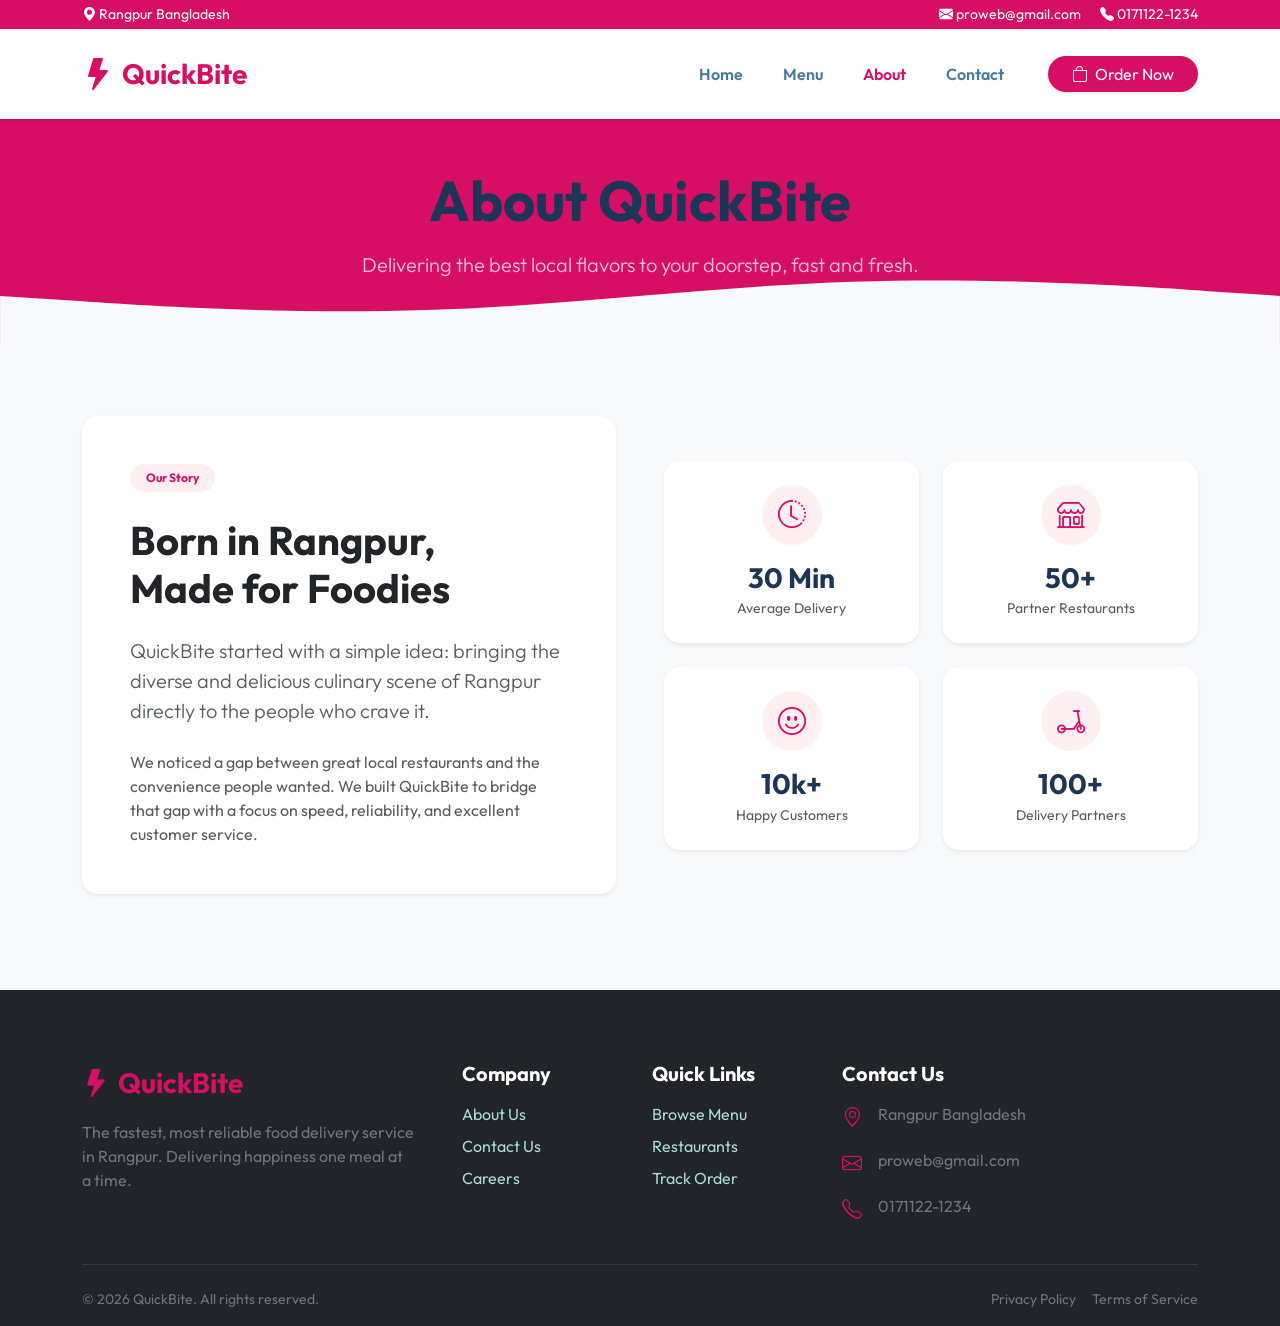
<file: about.html>
<!DOCTYPE html>
<html lang="en">
<head>
    <meta charset="UTF-8">
    <meta name="viewport" content="width=device-width, initial-scale=1.0">
    <title>About Us - QuickBite</title>
    <link href="https://cdn.jsdelivr.net/npm/bootstrap@5.3.0/dist/css/bootstrap.min.css" rel="stylesheet">
    <link rel="stylesheet" href="https://cdn.jsdelivr.net/npm/bootstrap-icons@1.10.5/font/bootstrap-icons.css">
    <link rel="stylesheet" href="style3.css">
</head>
<body class="bg-light">
    <!-- Top Bar -->
    <div class="bg-red text-white py-1 d-none d-md-block small">
        <div class="container d-flex justify-content-between align-items-center">
            <span><i class="bi bi-geo-alt-fill"></i> Rangpur Bangladesh</span>
            <div>
                <span class="me-3"><i class="bi bi-envelope-fill"></i> proweb@gmail.com</span>
                <span><i class="bi bi-telephone-fill"></i> 0171122-1234</span>
            </div>
        </div>
    </div>

    <!-- Navbar -->
    <nav class="navbar navbar-expand-lg navbar-light bg-white sticky-top shadow-sm py-3">
        <div class="container">
            <a class="navbar-brand fw-bold text-red fs-3 d-flex align-items-center" href="index.html">
                <i class="bi bi-lightning-fill me-2 fs-2"></i> QuickBite
            </a>
            <button class="navbar-toggler border-0" type="button" data-bs-toggle="collapse" data-bs-target="#navbarNav">
                <span class="navbar-toggler-icon"></span>
            </button>
            <div class="collapse navbar-collapse" id="navbarNav">
                <ul class="navbar-nav ms-auto fw-bold">
                    <li class="nav-item"><a class="nav-link" href="index.html">Home</a></li>
                    <li class="nav-item"><a class="nav-link" href="products.html">Menu</a></li>
                    <li class="nav-item"><a class="nav-link active" href="about.html">About</a></li>
                    <li class="nav-item"><a class="nav-link" href="contact.html">Contact</a></li>
                </ul>
                <div class="ms-lg-4 mt-3 mt-lg-0 d-flex gap-2">
                    <a href="products.html" class="btn btn-red rounded-pill px-4 shadow-sm"><i class="bi bi-bag"></i> <span class="ms-1">Order Now</span></a>
                </div>
            </div>
        </div>
    </nav>

    <!-- Page Header -->
    <div class="bg-red py-5 text-white text-center position-relative overflow-hidden">
        <div class="container position-relative z-1">
            <h1 class="display-4 fw-bold mb-3">About QuickBite</h1>
            <p class="lead opacity-75 mx-auto" style="max-width: 600px;">Delivering the best local flavors to your doorstep, fast and fresh.</p>
        </div>
        <!-- Decorative Shape -->
        <svg class="position-absolute bottom-0 start-0 w-100" style="color: #f8f9fa; margin-bottom: -1px;" xmlns="http://www.w3.org/2000/svg" viewBox="0 0 1440 120"><path fill="currentColor" fill-opacity="1" d="M0,64L80,69.3C160,75,320,85,480,80C640,75,800,53,960,48C1120,43,1280,53,1360,58.7L1440,64L1440,120L1360,120C1280,120,1120,120,960,120C800,120,640,120,480,120C320,120,160,120,80,120L0,120Z"></path></svg>
    </div>

    <!-- About Section -->
    <div class="container py-5 mt-4">
        <div class="row align-items-center g-5 mb-5">
            <div class="col-lg-6">
                <div class="card border-0 bg-white rounded-4 shadow-sm h-100">
                    <div class="card-body p-5">
                        <span class="badge bg-red-light text-red rounded-pill px-3 py-2 mb-4 fw-bold">Our Story</span>
                        <h2 class="fw-bold mb-4 display-6 text-dark">Born in Rangpur,<br>Made for Foodies</h2>
                        <p class="text-muted lead mb-4">QuickBite started with a simple idea: bringing the diverse and delicious culinary scene of Rangpur directly to the people who crave it.</p>
                        <p class="text-muted mb-0">We noticed a gap between great local restaurants and the convenience people wanted. We built QuickBite to bridge that gap with a focus on speed, reliability, and excellent customer service.</p>
                    </div>
                </div>
            </div>
            <div class="col-lg-6">
                <div class="row g-4">
                    <div class="col-sm-6">
                        <div class="card border-0 bg-white rounded-4 shadow-sm p-4 h-100 text-center">
                            <div class="bg-red-light text-red rounded-circle d-flex align-items-center justify-content-center mx-auto mb-3" style="width: 60px; height: 60px;">
                                <i class="bi bi-clock-history fs-3"></i>
                            </div>
                            <h3 class="fw-bold mb-1">30 Min</h3>
                            <p class="text-muted small mb-0">Average Delivery</p>
                        </div>
                    </div>
                    <div class="col-sm-6">
                        <div class="card border-0 bg-white rounded-4 shadow-sm p-4 h-100 text-center">
                            <div class="bg-red-light text-red rounded-circle d-flex align-items-center justify-content-center mx-auto mb-3" style="width: 60px; height: 60px;">
                                <i class="bi bi-shop fs-3"></i>
                            </div>
                            <h3 class="fw-bold mb-1">50+</h3>
                            <p class="text-muted small mb-0">Partner Restaurants</p>
                        </div>
                    </div>
                    <div class="col-sm-6">
                        <div class="card border-0 bg-white rounded-4 shadow-sm p-4 h-100 text-center">
                            <div class="bg-red-light text-red rounded-circle d-flex align-items-center justify-content-center mx-auto mb-3" style="width: 60px; height: 60px;">
                                <i class="bi bi-emoji-smile fs-3"></i>
                            </div>
                            <h3 class="fw-bold mb-1">10k+</h3>
                            <p class="text-muted small mb-0">Happy Customers</p>
                        </div>
                    </div>
                    <div class="col-sm-6">
                        <div class="card border-0 bg-white rounded-4 shadow-sm p-4 h-100 text-center">
                            <div class="bg-red-light text-red rounded-circle d-flex align-items-center justify-content-center mx-auto mb-3" style="width: 60px; height: 60px;">
                                <i class="bi bi-scooter fs-3"></i>
                            </div>
                            <h3 class="fw-bold mb-1">100+</h3>
                            <p class="text-muted small mb-0">Delivery Partners</p>
                        </div>
                    </div>
                </div>
            </div>
        </div>
    </div>

    <!-- Footer -->
    <footer class="bg-dark text-light pt-5 pb-3">
        <div class="container pt-4">
            <div class="row g-4 mb-4">
                <div class="col-lg-4">
                    <a class="navbar-brand fw-bold text-red fs-3 d-flex align-items-center mb-3" href="index.html">
                        <i class="bi bi-lightning-fill me-2"></i> QuickBite
                    </a>
                    <p class="text-secondary mb-4 pe-lg-4">The fastest, most reliable food delivery service in Rangpur. Delivering happiness one meal at a time.</p>
                </div>
                <div class="col-md-4 col-lg-2">
                    <h5 class="mb-3 text-white fw-bold">Company</h5>
                    <ul class="list-unstyled footer-links">
                        <li class="mb-2"><a href="about.html">About Us</a></li>
                        <li class="mb-2"><a href="contact.html">Contact Us</a></li>
                        <li class="mb-2"><a href="#">Careers</a></li>
                    </ul>
                </div>
                <div class="col-md-4 col-lg-2">
                    <h5 class="mb-3 text-white fw-bold">Quick Links</h5>
                    <ul class="list-unstyled footer-links">
                        <li class="mb-2"><a href="products.html">Browse Menu</a></li>
                        <li class="mb-2"><a href="#">Restaurants</a></li>
                        <li class="mb-2"><a href="#">Track Order</a></li>
                    </ul>
                </div>
                <div class="col-md-4 col-lg-4">
                    <h5 class="mb-3 text-white fw-bold">Contact Us</h5>
                    <ul class="list-unstyled text-secondary">
                        <li class="mb-3 d-flex">
                            <i class="bi bi-geo-alt text-red me-3 fs-5"></i> 
                            <span>Rangpur Bangladesh</span>
                        </li>
                        <li class="mb-3 d-flex">
                            <i class="bi bi-envelope text-red me-3 fs-5"></i> 
                            <span>proweb@gmail.com</span>
                        </li>
                        <li class="mb-3 d-flex">
                            <i class="bi bi-telephone text-red me-3 fs-5"></i> 
                            <span>0171122-1234</span>
                        </li>
                    </ul>
                </div>
            </div>
            <hr class="border-secondary mt-4 mb-4">
            <div class="d-flex flex-column flex-md-row justify-content-between align-items-center text-secondary small">
                <p class="mb-0">&copy; 2026 QuickBite. All rights reserved.</p>
                <div class="mt-2 mt-md-0 d-flex gap-3">
                    <a href="#" class="text-secondary text-decoration-none">Privacy Policy</a>
                    <a href="#" class="text-secondary text-decoration-none">Terms of Service</a>
                </div>
            </div>
        </div>
    </footer>



    <script src="https://cdn.jsdelivr.net/npm/bootstrap@5.3.8/dist/js/bootstrap.bundle.min.js" integrity="sha384-FKyoEForCGlyvwx9Hj09JcYn3nv7wiPVlz7YYwJrWVcXK/BmnVDxM+D2scQbITxI" crossorigin="anonymous"></script>
</body>
</html>
</file>
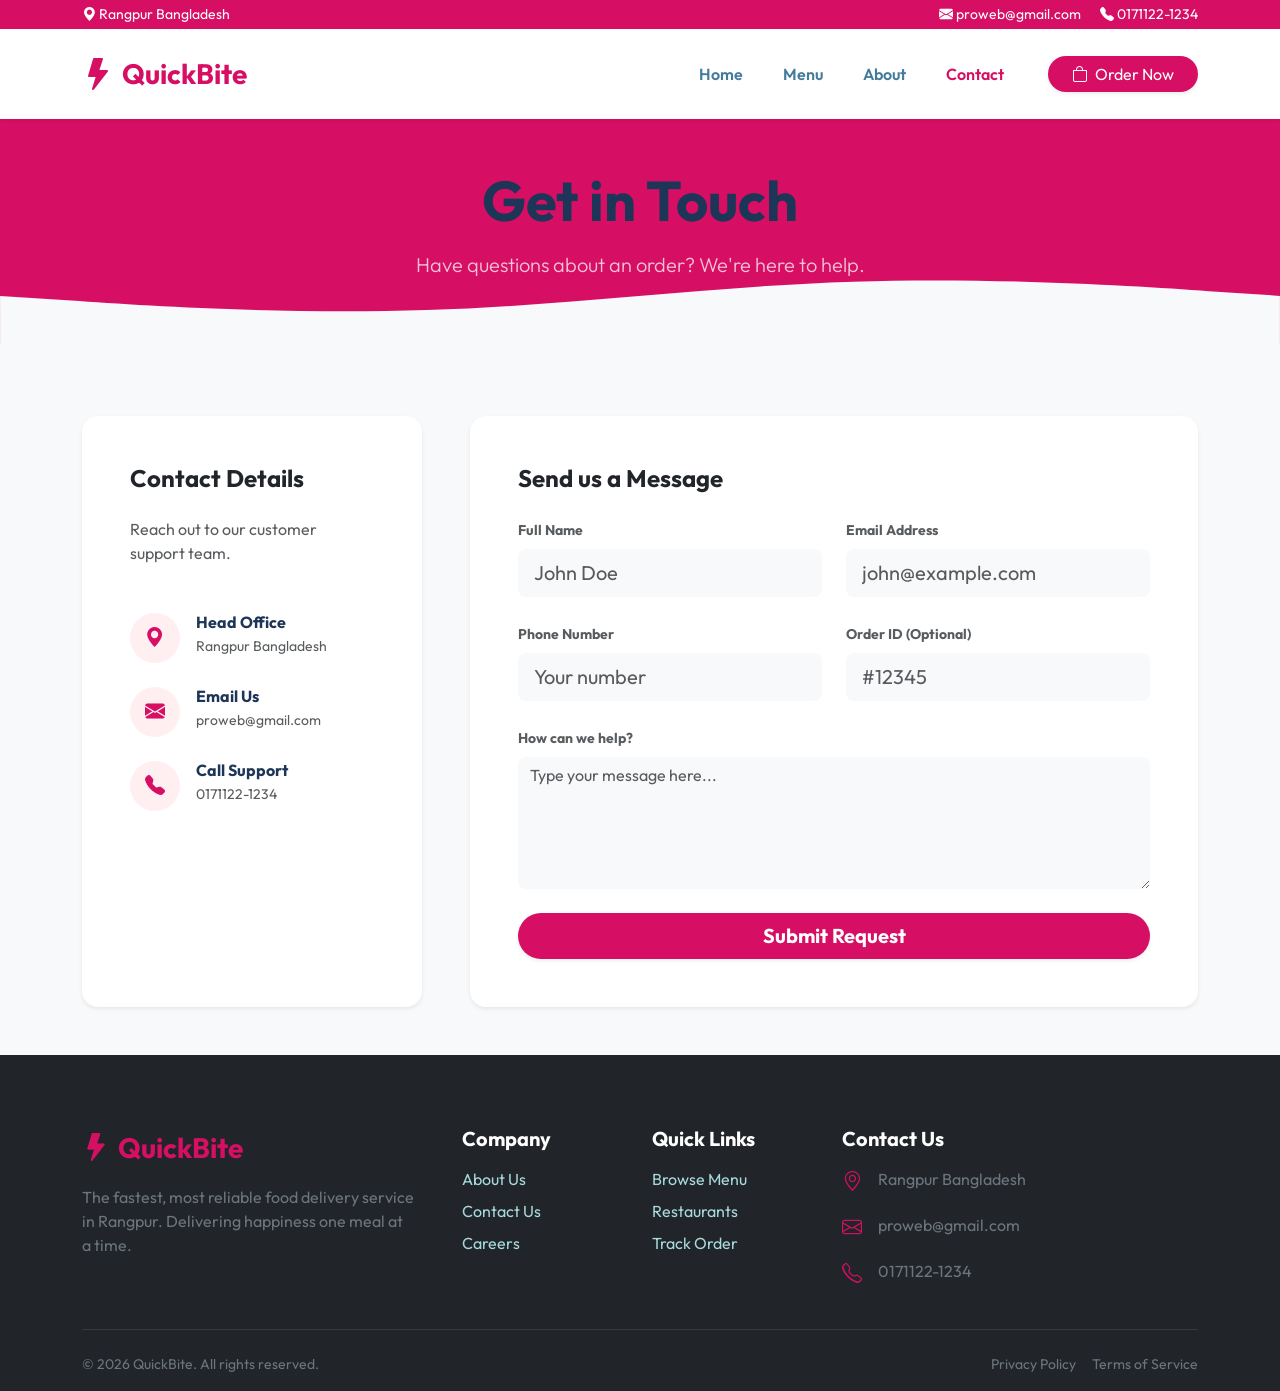
<file: contact.html>
<!DOCTYPE html>
<html lang="en">
<head>
    <meta charset="UTF-8">
    <meta name="viewport" content="width=device-width, initial-scale=1.0">
    <title>Contact Us - QuickBite</title>
    <link href="https://cdn.jsdelivr.net/npm/bootstrap@5.3.0/dist/css/bootstrap.min.css" rel="stylesheet">
    <link rel="stylesheet" href="https://cdn.jsdelivr.net/npm/bootstrap-icons@1.10.5/font/bootstrap-icons.css">
    <link rel="stylesheet" href="style3.css">
</head>
<body class="bg-light">
    <!-- Top Bar -->
    <div class="bg-red text-white py-1 d-none d-md-block small">
        <div class="container d-flex justify-content-between align-items-center">
            <span><i class="bi bi-geo-alt-fill"></i> Rangpur Bangladesh</span>
            <div>
                <span class="me-3"><i class="bi bi-envelope-fill"></i> proweb@gmail.com</span>
                <span><i class="bi bi-telephone-fill"></i> 0171122-1234</span>
            </div>
        </div>
    </div>

    <!-- Navbar -->
    <nav class="navbar navbar-expand-lg navbar-light bg-white sticky-top shadow-sm py-3">
        <div class="container">
            <a class="navbar-brand fw-bold text-red fs-3 d-flex align-items-center" href="index.html">
                <i class="bi bi-lightning-fill me-2 fs-2"></i> QuickBite
            </a>
            <button class="navbar-toggler border-0" type="button" data-bs-toggle="collapse" data-bs-target="#navbarNav">
                <span class="navbar-toggler-icon"></span>
            </button>
            <div class="collapse navbar-collapse" id="navbarNav">
                <ul class="navbar-nav ms-auto fw-bold">
                    <li class="nav-item"><a class="nav-link" href="index.html">Home</a></li>
                    <li class="nav-item"><a class="nav-link" href="products.html">Menu</a></li>
                    <li class="nav-item"><a class="nav-link" href="about.html">About</a></li>
                    <li class="nav-item"><a class="nav-link active" href="contact.html">Contact</a></li>
                </ul>
                <div class="ms-lg-4 mt-3 mt-lg-0 d-flex gap-2">
                    <a href="products.html" class="btn btn-red rounded-pill px-4 shadow-sm"><i class="bi bi-bag"></i> <span class="ms-1">Order Now</span></a>
                </div>
            </div>
        </div>
    </nav>

    <!-- Page Header -->
    <div class="bg-red py-5 text-white text-center position-relative overflow-hidden">
        <div class="container position-relative z-1">
            <h1 class="display-4 fw-bold mb-3">Get in Touch</h1>
            <p class="lead opacity-75 mx-auto" style="max-width: 600px;">Have questions about an order? We're here to help.</p>
        </div>
        <!-- Decorative Shape -->
        <svg class="position-absolute bottom-0 start-0 w-100" style="color: #f8f9fa; margin-bottom: -1px;" xmlns="http://www.w3.org/2000/svg" viewBox="0 0 1440 120"><path fill="currentColor" fill-opacity="1" d="M0,64L80,69.3C160,75,320,85,480,80C640,75,800,53,960,48C1120,43,1280,53,1360,58.7L1440,64L1440,120L1360,120C1280,120,1120,120,960,120C800,120,640,120,480,120C320,120,160,120,80,120L0,120Z"></path></svg>
    </div>

    <!-- Contact Section -->
    <div class="container py-5 mt-4">
        <div class="row g-5">
            <div class="col-lg-4">
                <div class="card border-0 bg-white rounded-4 shadow-sm h-100">
                    <div class="card-body p-4 p-md-5">
                        <h4 class="fw-bold mb-4 text-dark">Contact Details</h4>
                        <p class="text-muted mb-5">Reach out to our customer support team.</p>
                        
                        <div class="d-flex mb-4">
                            <div class="bg-red-light text-red rounded-circle d-flex align-items-center justify-content-center me-3" style="width: 50px; height: 50px; flex-shrink: 0;">
                                <i class="bi bi-geo-alt-fill fs-5"></i>
                            </div>
                            <div>
                                <h6 class="fw-bold mb-1">Head Office</h6>
                                <p class="text-muted small mb-0">Rangpur Bangladesh</p>
                            </div>
                        </div>
                        
                        <div class="d-flex mb-4">
                            <div class="bg-red-light text-red rounded-circle d-flex align-items-center justify-content-center me-3" style="width: 50px; height: 50px; flex-shrink: 0;">
                                <i class="bi bi-envelope-fill fs-5"></i>
                            </div>
                            <div>
                                <h6 class="fw-bold mb-1">Email Us</h6>
                                <p class="text-muted small mb-0">proweb@gmail.com</p>
                            </div>
                        </div>
                        
                        <div class="d-flex">
                            <div class="bg-red-light text-red rounded-circle d-flex align-items-center justify-content-center me-3" style="width: 50px; height: 50px; flex-shrink: 0;">
                                <i class="bi bi-telephone-fill fs-5"></i>
                            </div>
                            <div>
                                <h6 class="fw-bold mb-1">Call Support</h6>
                                <p class="text-muted small mb-0">0171122-1234</p>
                            </div>
                        </div>
                    </div>
                </div>
            </div>
            
            <div class="col-lg-8">
                <div class="card border-0 bg-white rounded-4 shadow-sm h-100">
                    <div class="card-body p-4 p-md-5">
                        <h4 class="fw-bold mb-4 text-dark">Send us a Message</h4>
                        <form action="#" method="POST">
                            <div class="row g-4">
                                <div class="col-md-6">
                                    <label class="form-label fw-bold small text-muted">Full Name</label>
                                    <input type="text" class="form-control form-control-lg border-0 bg-light rounded-3" placeholder="John Doe" required>
                                </div>
                                <div class="col-md-6">
                                    <label class="form-label fw-bold small text-muted">Email Address</label>
                                    <input type="email" class="form-control form-control-lg border-0 bg-light rounded-3" placeholder="john@example.com" required>
                                </div>
                                <div class="col-md-6">
                                    <label class="form-label fw-bold small text-muted">Phone Number</label>
                                    <input type="text" class="form-control form-control-lg border-0 bg-light rounded-3" placeholder="Your number">
                                </div>
                                <div class="col-md-6">
                                    <label class="form-label fw-bold small text-muted">Order ID (Optional)</label>
                                    <input type="text" class="form-control form-control-lg border-0 bg-light rounded-3" placeholder="#12345">
                                </div>
                                <div class="col-12">
                                    <label class="form-label fw-bold small text-muted">How can we help?</label>
                                    <textarea class="form-control border-0 bg-light rounded-3" rows="5" placeholder="Type your message here..." required></textarea>
                                </div>
                                <div class="col-12 mt-4">
                                    <button type="submit" class="btn btn-red btn-lg px-5 rounded-pill fw-bold shadow-sm w-100">Submit Request</button>
                                </div>
                            </div>
                        </form>
                    </div>
                </div>
            </div>
        </div>
    </div>

    <!-- Footer -->
    <footer class="bg-dark text-light pt-5 pb-3">
        <div class="container pt-4">
            <div class="row g-4 mb-4">
                <div class="col-lg-4">
                    <a class="navbar-brand fw-bold text-red fs-3 d-flex align-items-center mb-3" href="index.html">
                        <i class="bi bi-lightning-fill me-2"></i> QuickBite
                    </a>
                    <p class="text-secondary mb-4 pe-lg-4">The fastest, most reliable food delivery service in Rangpur. Delivering happiness one meal at a time.</p>
                </div>
                <div class="col-md-4 col-lg-2">
                    <h5 class="mb-3 text-white fw-bold">Company</h5>
                    <ul class="list-unstyled footer-links">
                        <li class="mb-2"><a href="about.html">About Us</a></li>
                        <li class="mb-2"><a href="contact.html">Contact Us</a></li>
                        <li class="mb-2"><a href="#">Careers</a></li>
                    </ul>
                </div>
                <div class="col-md-4 col-lg-2">
                    <h5 class="mb-3 text-white fw-bold">Quick Links</h5>
                    <ul class="list-unstyled footer-links">
                        <li class="mb-2"><a href="products.html">Browse Menu</a></li>
                        <li class="mb-2"><a href="#">Restaurants</a></li>
                        <li class="mb-2"><a href="#">Track Order</a></li>
                    </ul>
                </div>
                <div class="col-md-4 col-lg-4">
                    <h5 class="mb-3 text-white fw-bold">Contact Us</h5>
                    <ul class="list-unstyled text-secondary">
                        <li class="mb-3 d-flex">
                            <i class="bi bi-geo-alt text-red me-3 fs-5"></i> 
                            <span>Rangpur Bangladesh</span>
                        </li>
                        <li class="mb-3 d-flex">
                            <i class="bi bi-envelope text-red me-3 fs-5"></i> 
                            <span>proweb@gmail.com</span>
                        </li>
                        <li class="mb-3 d-flex">
                            <i class="bi bi-telephone text-red me-3 fs-5"></i> 
                            <span>0171122-1234</span>
                        </li>
                    </ul>
                </div>
            </div>
            <hr class="border-secondary mt-4 mb-4">
            <div class="d-flex flex-column flex-md-row justify-content-between align-items-center text-secondary small">
                <p class="mb-0">&copy; 2026 QuickBite. All rights reserved.</p>
                <div class="mt-2 mt-md-0 d-flex gap-3">
                    <a href="#" class="text-secondary text-decoration-none">Privacy Policy</a>
                    <a href="#" class="text-secondary text-decoration-none">Terms of Service</a>
                </div>
            </div>
        </div>
    </footer>


    <script src="https://cdn.jsdelivr.net/npm/bootstrap@5.3.8/dist/js/bootstrap.bundle.min.js" integrity="sha384-FKyoEForCGlyvwx9Hj09JcYn3nv7wiPVlz7YYwJrWVcXK/BmnVDxM+D2scQbITxI" crossorigin="anonymous"></script>
</body>
</html>
</file>
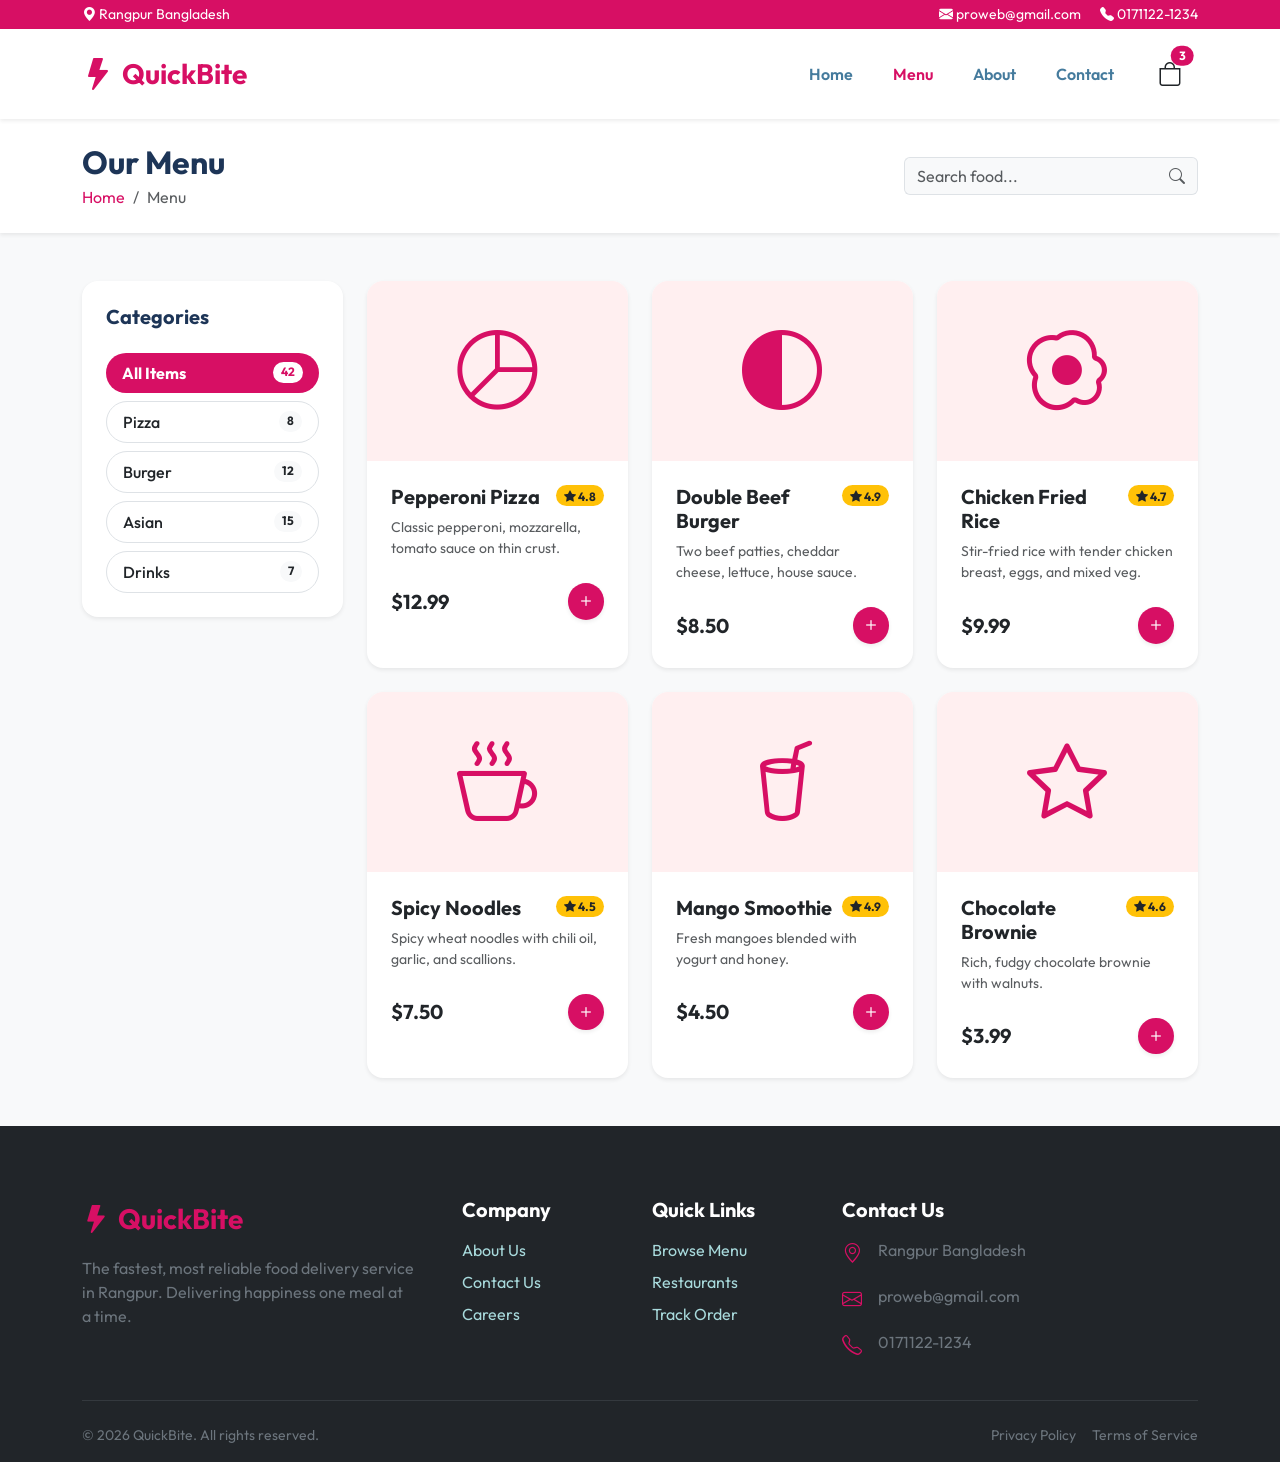
<file: products.html>
<!DOCTYPE html>
<html lang="en">
<head>
    <meta charset="UTF-8">
    <meta name="viewport" content="width=device-width, initial-scale=1.0">
    <title>Menu - QuickBite</title>
    <link href="https://cdn.jsdelivr.net/npm/bootstrap@5.3.0/dist/css/bootstrap.min.css" rel="stylesheet">
    <link rel="stylesheet" href="https://cdn.jsdelivr.net/npm/bootstrap-icons@1.10.5/font/bootstrap-icons.css">
    <link rel="stylesheet" href="style3.css">
</head>
<body class="bg-light">
    <!-- Top Bar -->
    <div class="bg-red text-white py-1 d-none d-md-block small">
        <div class="container d-flex justify-content-between align-items-center">
            <span><i class="bi bi-geo-alt-fill"></i> Rangpur Bangladesh</span>
            <div>
                <span class="me-3"><i class="bi bi-envelope-fill"></i> proweb@gmail.com</span>
                <span><i class="bi bi-telephone-fill"></i> 0171122-1234</span>
            </div>
        </div>
    </div>

    <!-- Navbar -->
    <nav class="navbar navbar-expand-lg navbar-light bg-white sticky-top shadow-sm py-3">
        <div class="container">
            <a class="navbar-brand fw-bold text-red fs-3 d-flex align-items-center" href="index.html">
                <i class="bi bi-lightning-fill me-2 fs-2"></i> QuickBite
            </a>
            <button class="navbar-toggler border-0" type="button" data-bs-toggle="collapse" data-bs-target="#navbarNav">
                <span class="navbar-toggler-icon"></span>
            </button>
            <div class="collapse navbar-collapse" id="navbarNav">
                <ul class="navbar-nav ms-auto fw-bold">
                    <li class="nav-item"><a class="nav-link" href="index.html">Home</a></li>
                    <li class="nav-item"><a class="nav-link active" href="products.html">Menu</a></li>
                    <li class="nav-item"><a class="nav-link" href="about.html">About</a></li>
                    <li class="nav-item"><a class="nav-link" href="contact.html">Contact</a></li>
                </ul>
                <div class="ms-lg-4 mt-3 mt-lg-0 d-flex gap-2 align-items-center">
                    <a href="#" class="position-relative text-dark text-decoration-none me-3">
                        <i class="bi bi-bag fs-4"></i>
                        <span class="position-absolute top-0 start-100 translate-middle badge rounded-pill bg-red">
                            3
                            <span class="visually-hidden">items in cart</span>
                        </span>
                    </a>
                </div>
            </div>
        </div>
    </nav>

    <!-- Page Header -->
    <div class="bg-white py-4 shadow-sm mb-5">
        <div class="container d-flex justify-content-between align-items-center">
            <div>
                <h1 class="h2 mb-0 fw-bold">Our Menu</h1>
                <nav aria-label="breadcrumb">
                    <ol class="breadcrumb mb-0 mt-1 small">
                        <li class="breadcrumb-item"><a href="index.html" class="text-red text-decoration-none">Home</a></li>
                        <li class="breadcrumb-item active" aria-current="page">Menu</li>
                    </ol>
                </nav>
            </div>
            <div class="d-none d-md-block">
                <div class="input-group">
                    <input type="text" class="form-control border-end-0 bg-light" placeholder="Search food...">
                    <span class="input-group-text bg-light border-start-0"><i class="bi bi-search text-muted"></i></span>
                </div>
            </div>
        </div>
    </div>

    <!-- Products Section -->
    <div class="container pb-5">
        <div class="row g-4">
            <!-- Sidebar -->
            <div class="col-lg-3">
                <div class="card border-0 shadow-sm rounded-4 sticky-top" style="top: 100px; z-index: 1;">
                    <div class="card-body p-4">
                        <h5 class="fw-bold mb-4">Categories</h5>
                        <div class="d-flex flex-column gap-2">
                            <a href="#" class="btn btn-red text-start rounded-pill px-3 py-2 fw-bold d-flex justify-content-between align-items-center">
                                All Items <span class="badge bg-white text-red rounded-pill">42</span>
                            </a>
                            <a href="#" class="btn btn-outline-light text-dark text-start rounded-pill px-3 py-2 fw-medium d-flex justify-content-between align-items-center border">
                                Pizza <span class="badge bg-light text-dark rounded-pill">8</span>
                            </a>
                            <a href="#" class="btn btn-outline-light text-dark text-start rounded-pill px-3 py-2 fw-medium d-flex justify-content-between align-items-center border">
                                Burger <span class="badge bg-light text-dark rounded-pill">12</span>
                            </a>
                            <a href="#" class="btn btn-outline-light text-dark text-start rounded-pill px-3 py-2 fw-medium d-flex justify-content-between align-items-center border">
                                Asian <span class="badge bg-light text-dark rounded-pill">15</span>
                            </a>
                            <a href="#" class="btn btn-outline-light text-dark text-start rounded-pill px-3 py-2 fw-medium d-flex justify-content-between align-items-center border">
                                Drinks <span class="badge bg-light text-dark rounded-pill">7</span>
                            </a>
                        </div>
                    </div>
                </div>
            </div>
            
            <!-- Product Grid -->
            <div class="col-lg-9">
                <div class="row g-4">
                    <!-- Product 1 -->
                    <div class="col-md-6 col-xl-4">
                        <div class="card h-100 border-0 shadow-sm food-card rounded-4 overflow-hidden">
                            <div class="bg-red-light p-4 text-center d-flex align-items-center justify-content-center" style="height: 180px;">
                                <i class="bi bi-pie-chart text-red" style="font-size: 5rem;"></i>
                            </div>
                            <div class="card-body p-4">
                                <div class="d-flex justify-content-between align-items-start mb-2">
                                    <h5 class="card-title fw-bold mb-0">Pepperoni Pizza</h5>
                                    <span class="badge bg-warning text-dark rounded-pill"><i class="bi bi-star-fill"></i> 4.8</span>
                                </div>
                                <p class="text-muted small mb-4">Classic pepperoni, mozzarella, tomato sauce on thin crust.</p>
                                <div class="d-flex justify-content-between align-items-center mt-auto">
                                    <span class="fw-bold fs-5 text-dark">$12.99</span>
                                    <button class="btn btn-red rounded-circle p-2 lh-1 shadow-sm"><i class="bi bi-plus fs-5"></i></button>
                                </div>
                            </div>
                        </div>
                    </div>
                    <!-- Product 2 -->
                    <div class="col-md-6 col-xl-4">
                        <div class="card h-100 border-0 shadow-sm food-card rounded-4 overflow-hidden">
                            <div class="bg-red-light p-4 text-center d-flex align-items-center justify-content-center" style="height: 180px;">
                                <i class="bi bi-circle-half text-red" style="font-size: 5rem;"></i>
                            </div>
                            <div class="card-body p-4">
                                <div class="d-flex justify-content-between align-items-start mb-2">
                                    <h5 class="card-title fw-bold mb-0">Double Beef Burger</h5>
                                    <span class="badge bg-warning text-dark rounded-pill"><i class="bi bi-star-fill"></i> 4.9</span>
                                </div>
                                <p class="text-muted small mb-4">Two beef patties, cheddar cheese, lettuce, house sauce.</p>
                                <div class="d-flex justify-content-between align-items-center mt-auto">
                                    <span class="fw-bold fs-5 text-dark">$8.50</span>
                                    <button class="btn btn-red rounded-circle p-2 lh-1 shadow-sm"><i class="bi bi-plus fs-5"></i></button>
                                </div>
                            </div>
                        </div>
                    </div>
                    <!-- Product 3 -->
                    <div class="col-md-6 col-xl-4">
                        <div class="card h-100 border-0 shadow-sm food-card rounded-4 overflow-hidden">
                            <div class="bg-red-light p-4 text-center d-flex align-items-center justify-content-center" style="height: 180px;">
                                <i class="bi bi-egg-fried text-red" style="font-size: 5rem;"></i>
                            </div>
                            <div class="card-body p-4">
                                <div class="d-flex justify-content-between align-items-start mb-2">
                                    <h5 class="card-title fw-bold mb-0">Chicken Fried Rice</h5>
                                    <span class="badge bg-warning text-dark rounded-pill"><i class="bi bi-star-fill"></i> 4.7</span>
                                </div>
                                <p class="text-muted small mb-4">Stir-fried rice with tender chicken breast, eggs, and mixed veg.</p>
                                <div class="d-flex justify-content-between align-items-center mt-auto">
                                    <span class="fw-bold fs-5 text-dark">$9.99</span>
                                    <button class="btn btn-red rounded-circle p-2 lh-1 shadow-sm"><i class="bi bi-plus fs-5"></i></button>
                                </div>
                            </div>
                        </div>
                    </div>
                    <!-- Product 4 -->
                    <div class="col-md-6 col-xl-4">
                        <div class="card h-100 border-0 shadow-sm food-card rounded-4 overflow-hidden">
                            <div class="bg-red-light p-4 text-center d-flex align-items-center justify-content-center" style="height: 180px;">
                                <i class="bi bi-cup-hot text-red" style="font-size: 5rem;"></i>
                            </div>
                            <div class="card-body p-4">
                                <div class="d-flex justify-content-between align-items-start mb-2">
                                    <h5 class="card-title fw-bold mb-0">Spicy Noodles</h5>
                                    <span class="badge bg-warning text-dark rounded-pill"><i class="bi bi-star-fill"></i> 4.5</span>
                                </div>
                                <p class="text-muted small mb-4">Spicy wheat noodles with chili oil, garlic, and scallions.</p>
                                <div class="d-flex justify-content-between align-items-center mt-auto">
                                    <span class="fw-bold fs-5 text-dark">$7.50</span>
                                    <button class="btn btn-red rounded-circle p-2 lh-1 shadow-sm"><i class="bi bi-plus fs-5"></i></button>
                                </div>
                            </div>
                        </div>
                    </div>
                    <!-- Product 5 -->
                    <div class="col-md-6 col-xl-4">
                        <div class="card h-100 border-0 shadow-sm food-card rounded-4 overflow-hidden">
                            <div class="bg-red-light p-4 text-center d-flex align-items-center justify-content-center" style="height: 180px;">
                                <i class="bi bi-cup-straw text-red" style="font-size: 5rem;"></i>
                            </div>
                            <div class="card-body p-4">
                                <div class="d-flex justify-content-between align-items-start mb-2">
                                    <h5 class="card-title fw-bold mb-0">Mango Smoothie</h5>
                                    <span class="badge bg-warning text-dark rounded-pill"><i class="bi bi-star-fill"></i> 4.9</span>
                                </div>
                                <p class="text-muted small mb-4">Fresh mangoes blended with yogurt and honey.</p>
                                <div class="d-flex justify-content-between align-items-center mt-auto">
                                    <span class="fw-bold fs-5 text-dark">$4.50</span>
                                    <button class="btn btn-red rounded-circle p-2 lh-1 shadow-sm"><i class="bi bi-plus fs-5"></i></button>
                                </div>
                            </div>
                        </div>
                    </div>
                    <!-- Product 6 -->
                    <div class="col-md-6 col-xl-4">
                        <div class="card h-100 border-0 shadow-sm food-card rounded-4 overflow-hidden">
                            <div class="bg-red-light p-4 text-center d-flex align-items-center justify-content-center" style="height: 180px;">
                                <i class="bi bi-star text-red" style="font-size: 5rem;"></i>
                            </div>
                            <div class="card-body p-4">
                                <div class="d-flex justify-content-between align-items-start mb-2">
                                    <h5 class="card-title fw-bold mb-0">Chocolate Brownie</h5>
                                    <span class="badge bg-warning text-dark rounded-pill"><i class="bi bi-star-fill"></i> 4.6</span>
                                </div>
                                <p class="text-muted small mb-4">Rich, fudgy chocolate brownie with walnuts.</p>
                                <div class="d-flex justify-content-between align-items-center mt-auto">
                                    <span class="fw-bold fs-5 text-dark">$3.99</span>
                                    <button class="btn btn-red rounded-circle p-2 lh-1 shadow-sm"><i class="bi bi-plus fs-5"></i></button>
                                </div>
                            </div>
                        </div>
                    </div>
                </div>
            </div>
        </div>
    </div>

    <!-- Footer -->
    <footer class="bg-dark text-light pt-5 pb-3">
        <div class="container pt-4">
            <div class="row g-4 mb-4">
                <div class="col-lg-4">
                    <a class="navbar-brand fw-bold text-red fs-3 d-flex align-items-center mb-3" href="index.html">
                        <i class="bi bi-lightning-fill me-2"></i> QuickBite
                    </a>
                    <p class="text-secondary mb-4 pe-lg-4">The fastest, most reliable food delivery service in Rangpur. Delivering happiness one meal at a time.</p>
                </div>
                <div class="col-md-4 col-lg-2">
                    <h5 class="mb-3 text-white fw-bold">Company</h5>
                    <ul class="list-unstyled footer-links">
                        <li class="mb-2"><a href="about.html">About Us</a></li>
                        <li class="mb-2"><a href="contact.html">Contact Us</a></li>
                        <li class="mb-2"><a href="#">Careers</a></li>
                    </ul>
                </div>
                <div class="col-md-4 col-lg-2">
                    <h5 class="mb-3 text-white fw-bold">Quick Links</h5>
                    <ul class="list-unstyled footer-links">
                        <li class="mb-2"><a href="products.html">Browse Menu</a></li>
                        <li class="mb-2"><a href="#">Restaurants</a></li>
                        <li class="mb-2"><a href="#">Track Order</a></li>
                    </ul>
                </div>
                <div class="col-md-4 col-lg-4">
                    <h5 class="mb-3 text-white fw-bold">Contact Us</h5>
                    <ul class="list-unstyled text-secondary">
                        <li class="mb-3 d-flex">
                            <i class="bi bi-geo-alt text-red me-3 fs-5"></i> 
                            <span>Rangpur Bangladesh</span>
                        </li>
                        <li class="mb-3 d-flex">
                            <i class="bi bi-envelope text-red me-3 fs-5"></i> 
                            <span>proweb@gmail.com</span>
                        </li>
                        <li class="mb-3 d-flex">
                            <i class="bi bi-telephone text-red me-3 fs-5"></i> 
                            <span>0171122-1234</span>
                        </li>
                    </ul>
                </div>
            </div>
            <hr class="border-secondary mt-4 mb-4">
            <div class="d-flex flex-column flex-md-row justify-content-between align-items-center text-secondary small">
                <p class="mb-0">&copy; 2026 QuickBite. All rights reserved.</p>
                <div class="mt-2 mt-md-0 d-flex gap-3">
                    <a href="#" class="text-secondary text-decoration-none">Privacy Policy</a>
                    <a href="#" class="text-secondary text-decoration-none">Terms of Service</a>
                </div>
            </div>
        </div>
    </footer>

    <script src="https://cdn.jsdelivr.net/npm/bootstrap@5.3.8/dist/js/bootstrap.bundle.min.js" integrity="sha384-FKyoEForCGlyvwx9Hj09JcYn3nv7wiPVlz7YYwJrWVcXK/BmnVDxM+D2scQbITxI" crossorigin="anonymous"></script>
</body>
</html>
</file>
<file: style3.css>
/* Custom Styles for QuickBite */
@import url('https://fonts.googleapis.com/css2?family=Outfit:wght@300;400;500;600;700;800&display=swap');

:root {
    --red-main: #D70F64;
    --red-dark: #d62828;
    --red-light: #ffeff0;
    --text-dark: #1d3557;
}

body {
    font-family: 'Outfit', sans-serif;
    color: var(--text-dark);
}



.bg-color{
    background-color: #D70F64;
}

/* Custom Colors */
.text-red { color: var(--red-main) !important; }
.bg-red { background-color: var(--red-main) !important; }
.bg-red-light { background-color: var(--red-light) !important; }

h1, h2, h3, h4, h5, h6 {
    color: var(--text-dark);
}

/* Buttons */
.btn-red {
    background-color: var(--red-main);
    color: white;
    border: none;
    transition: all 0.3s cubic-bezier(0.25, 0.8, 0.25, 1);
}

.btn-red:hover {
    background-color: var(--red-dark);
    color: white;
    transform: translateY(-2px);
    box-shadow: 0 5px 15px rgba(230, 57, 70, 0.3);
}

/* Navigation */
.navbar-nav .nav-link {
    color: #457b9d;
    margin: 0 12px;
    transition: color 0.3s;
    font-weight: 600;
}

.navbar-nav .nav-link:hover, .navbar-nav .nav-link.active {
    color: var(--red-main) !important;
}

/* Cards */
.category-card {
    transition: all 0.3s cubic-bezier(0.25, 0.8, 0.25, 1);
    cursor: pointer;
    border: 2px solid transparent !important;
}

.category-card:hover {
    transform: translateY(-8px);
    border-color: var(--red-light) !important;
    box-shadow: 0 15px 30px rgba(0,0,0,0.08)!important;
}

.aspect-square {
    aspect-ratio: 1 / 1;
}

.food-card {
    transition: all 0.3s cubic-bezier(0.25, 0.8, 0.25, 1);
}

.food-card:hover {
    transform: translateY(-8px);
    box-shadow: 0 15px 30px rgba(0,0,0,0.08)!important;
}

/* Footer Links */
.footer-links a {
    color: #a8dadc;
    text-decoration: none;
    transition: all 0.3s;
}

.footer-links a:hover {
    color: #f1faee;
    padding-left: 8px;
}

/* Forms */
.form-control:focus {
    box-shadow: 0 0 0 0.25rem rgba(230, 57, 70, 0.25);
    border-color: var(--red-main);
    background-color: #fff !important;
}
</file>
